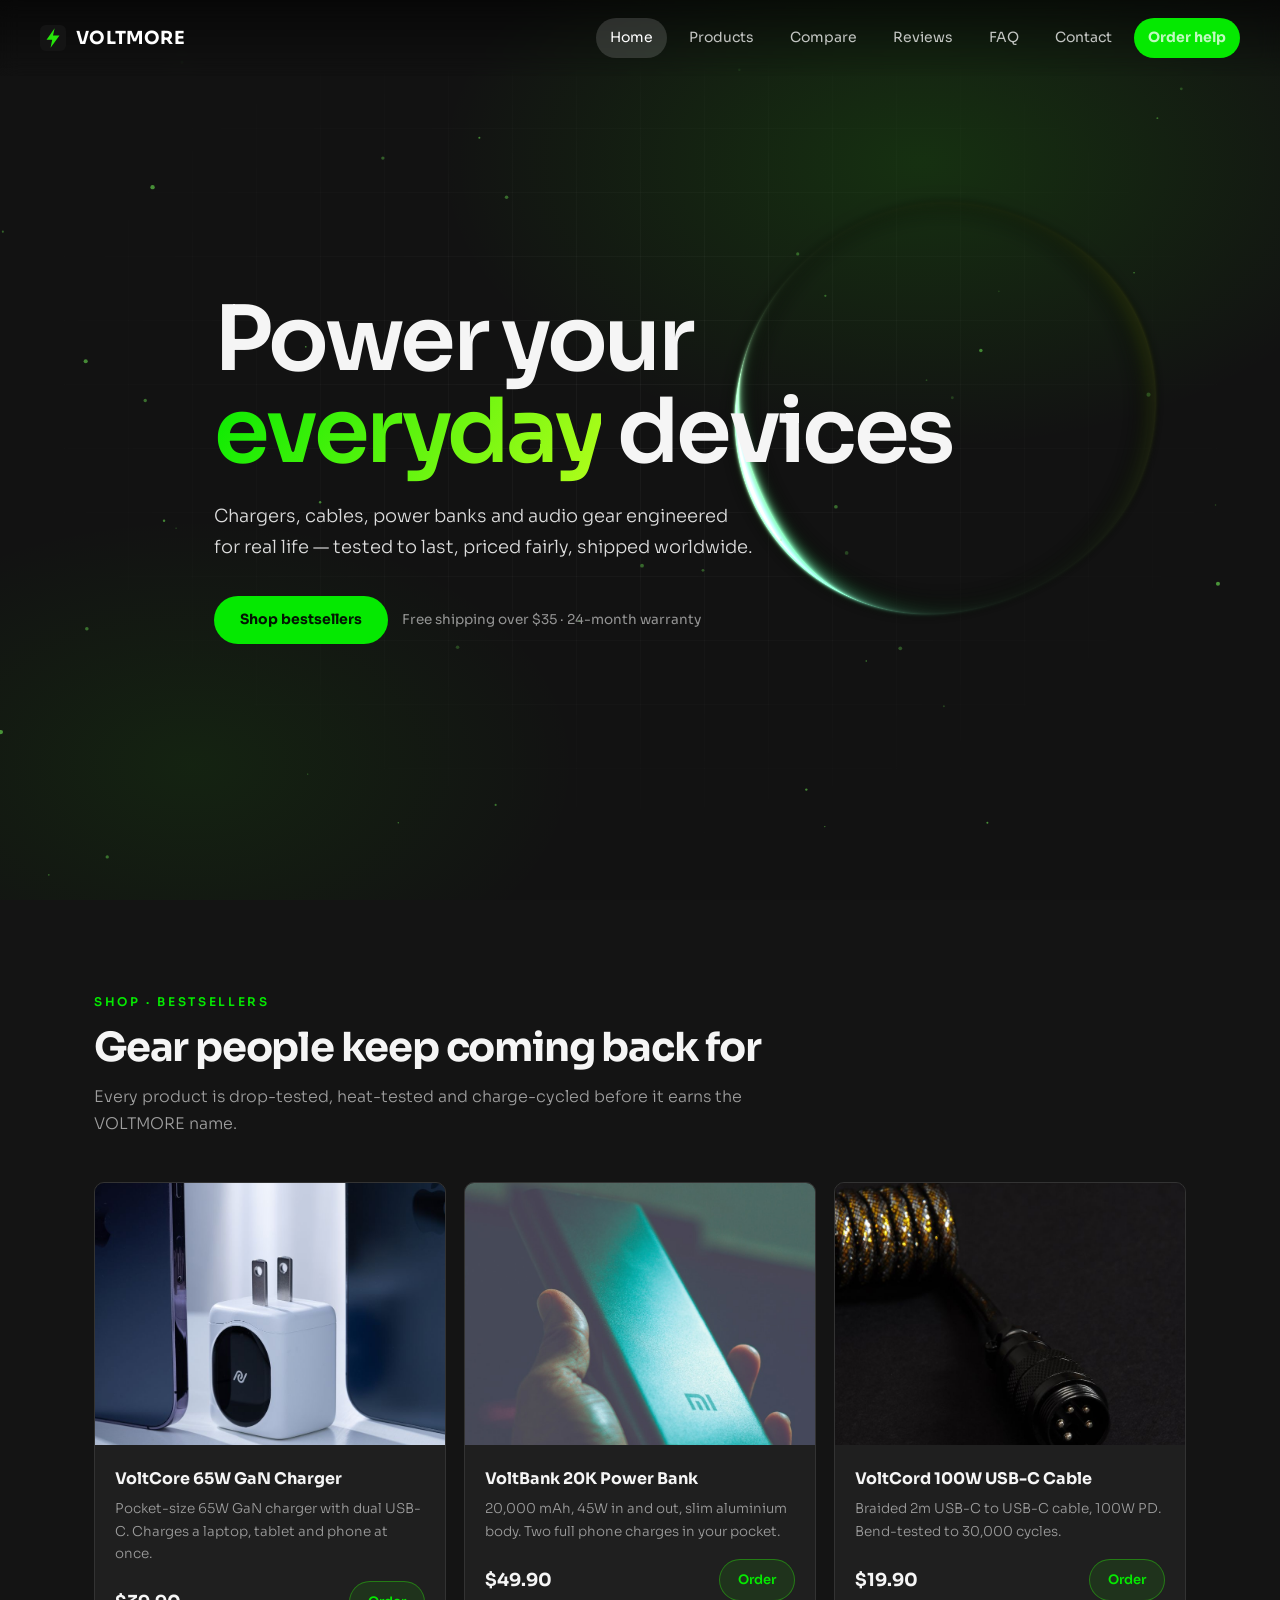
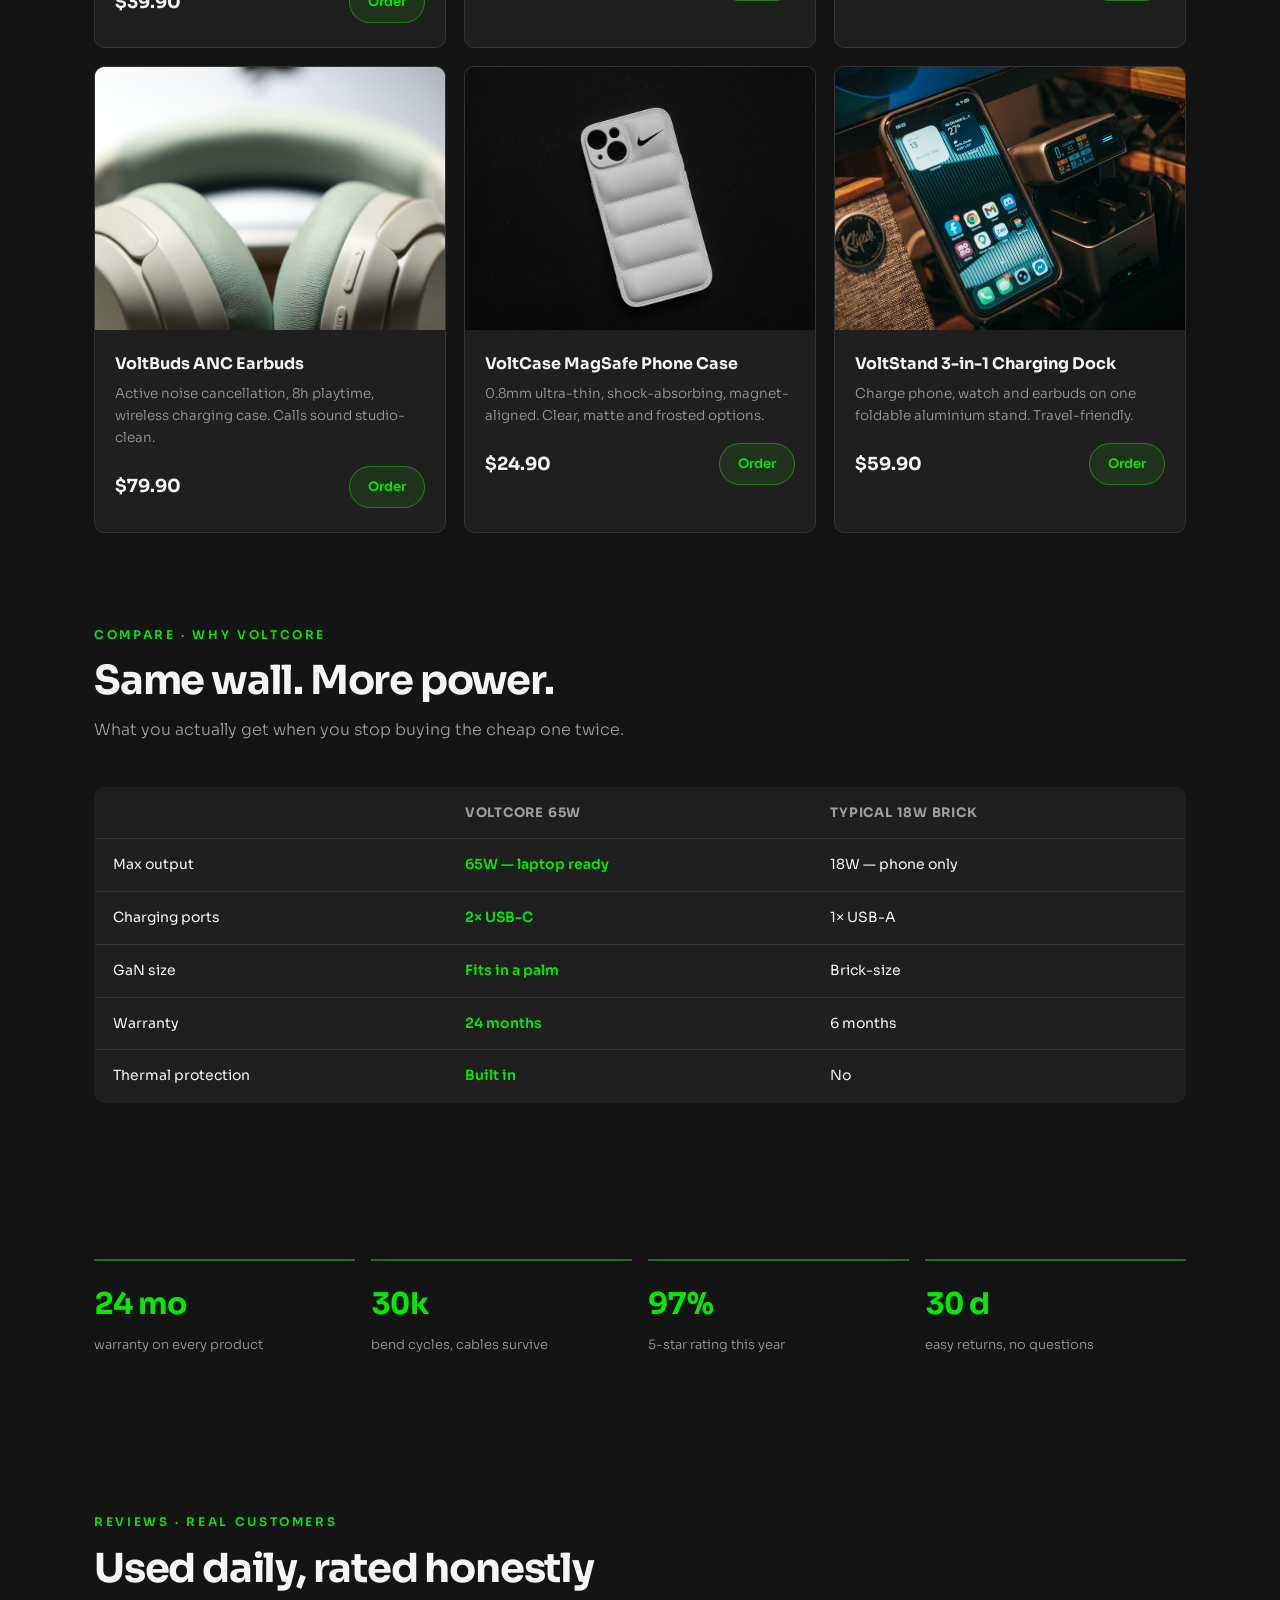
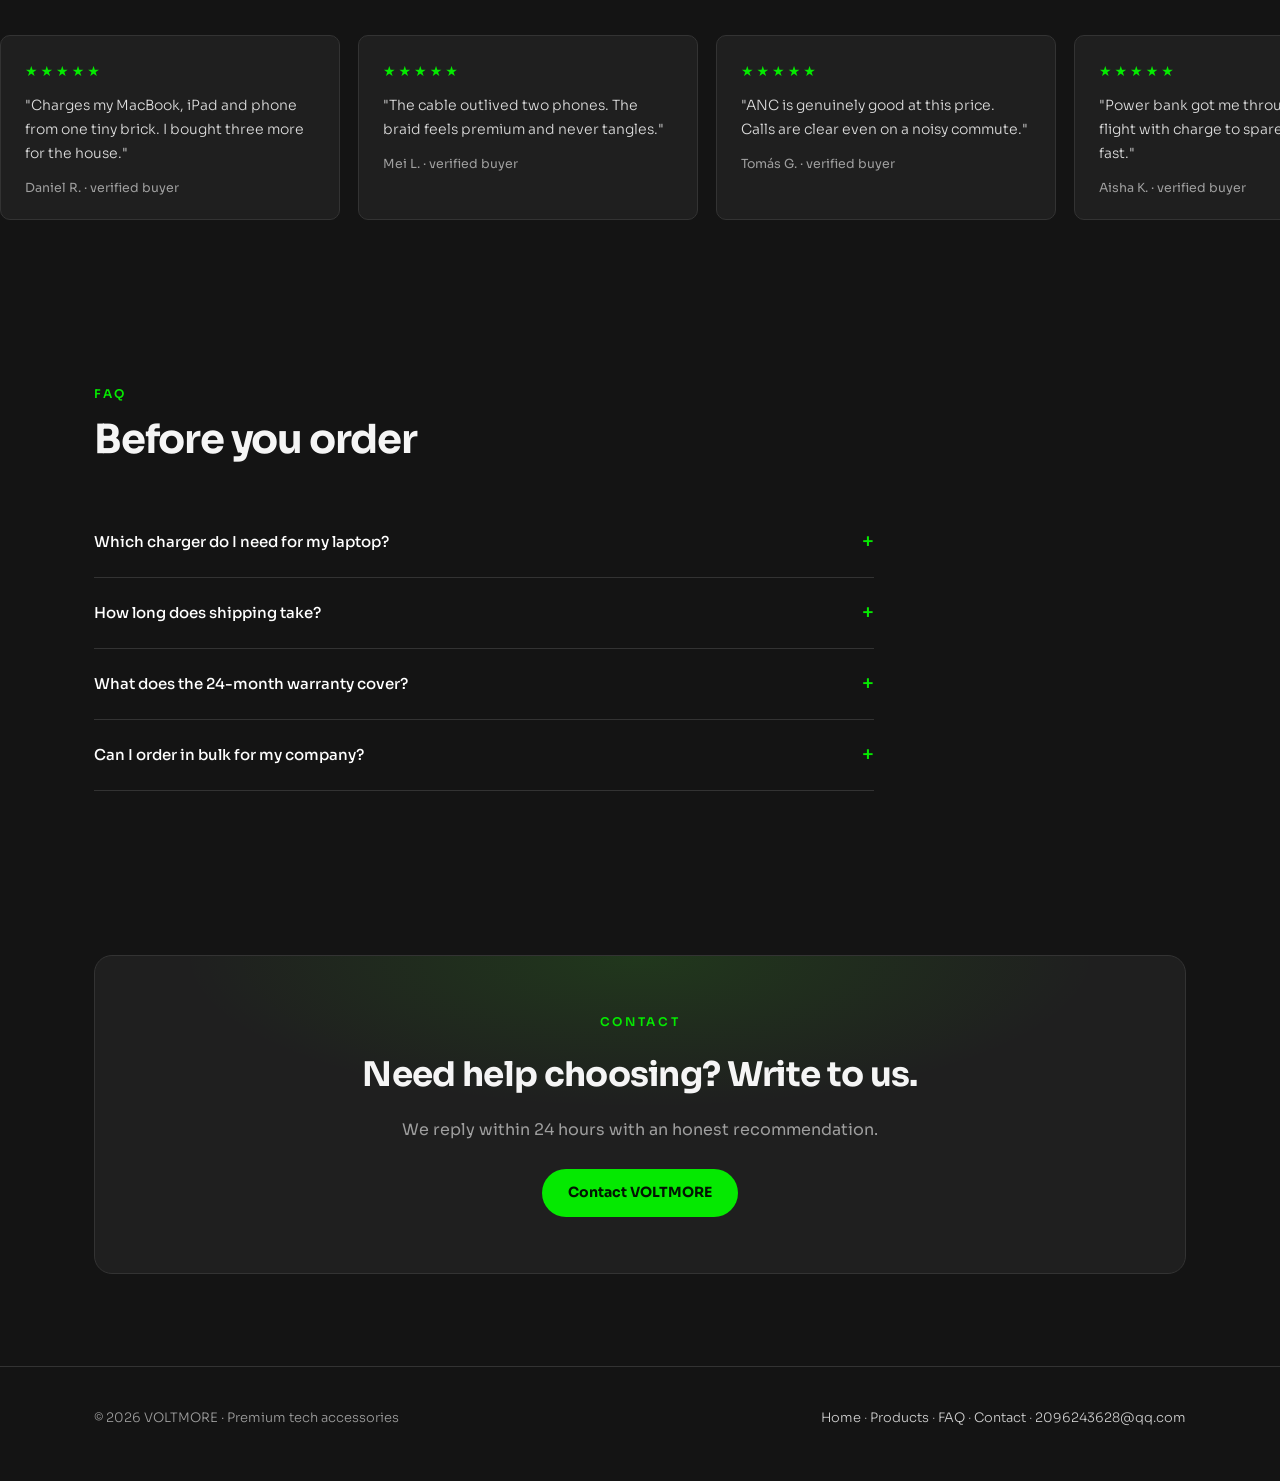
<file: index.html>
<!DOCTYPE html>
<html lang="en">
<head>
<meta charset="UTF-8">
<meta name="viewport" content="width=device-width, initial-scale=1.0">
<title>VOLTMORE — Premium Tech Accessories</title>
<meta name="description" content="VOLTMORE: premium chargers, cables, power banks and audio gear engineered for everyday life. 24-month warranty, fast worldwide shipping.">
<link rel="icon" href="data:image/svg+xml,<svg xmlns='http://www.w3.org/2000/svg' viewBox='0 0 64 64'><rect width='64' height='64' rx='14' fill='%23141414'/><path d='M36 8 16 36h14l-4 20 22-30H32z' fill='%2326e60a'/></svg>">
<link rel="preconnect" href="https://fonts.googleapis.com">
<link rel="preconnect" href="https://fonts.gstatic.com" crossorigin>
<link href="https://fonts.googleapis.com/css2?family=Sora:wght@300;400;500;600;700&display=swap" rel="stylesheet">
<link rel="stylesheet" href="style.css">
</head>
<body>

<nav>
  <a class="brand" href="index.html">
    <svg width="26" height="26" viewBox="0 0 64 64" fill="none"><rect width="64" height="64" rx="14" fill="#141414"/><path d="M36 8 16 36h14l-4 20 22-30H32z" fill="#26e60a"/></svg>
    VOLTMORE
  </a>
  <div class="nav-links">
    <a href="index.html" class="active">Home</a>
    <a href="index.html#products">Products</a>
    <a href="index.html#compare">Compare</a>
    <a href="index.html#reviews">Reviews</a>
    <a href="index.html#faq">FAQ</a>
    <a href="contact.html">Contact</a>
    <a class="cta nav-cta" href="contact.html">Order help</a>
  </div>
</nav>

<header class="hero">
  <div class="orb-webgl" data-hue="119" data-intensity="0.25" aria-hidden="true"></div>
  <canvas class="particles" aria-hidden="true"></canvas>
  <div class="wrap">
    <div class="kicker shiny">Premium tech accessories</div>
    <h1>Power your <span class="grad shiny">everyday</span> devices</h1>
    <p>Chargers, cables, power banks and audio gear engineered for real life — tested to last, priced fairly, shipped worldwide.</p>
    <div class="hero-actions">
      <a class="cta" href="index.html#products">Shop bestsellers</a>
      <span class="hero-note">Free shipping over $35 · 24-month warranty</span>
    </div>
  </div>
</header>

<section id="products">
  <div class="wrap">
    <div class="sec-head">
      <div class="kicker-2">Shop · bestsellers</div>
      <h2>Gear people keep coming back for</h2>
      <p>Every product is drop-tested, heat-tested and charge-cycled before it earns the VOLTMORE name.</p>
    </div>
    <div class="grid-3">
      <div class="product tilt">
        <div class="photo"><img src="img/charger.jpg" alt="VoltCore 65W GaN Charger"></div>
        <div class="body">
          <h3>VoltCore 65W GaN Charger</h3>
          <p>Pocket-size 65W GaN charger with dual USB-C. Charges a laptop, tablet and phone at once.</p>
          <div class="price"><b>$39.90</b><a class="btn-sm" href="contact.html">Order</a></div>
        </div>
      </div>
      <div class="product tilt">
        <div class="photo"><img src="img/powerbank.jpg" alt="VoltBank 20K Power Bank"></div>
        <div class="body">
          <h3>VoltBank 20K Power Bank</h3>
          <p>20,000 mAh, 45W in and out, slim aluminium body. Two full phone charges in your pocket.</p>
          <div class="price"><b>$49.90</b><a class="btn-sm" href="contact.html">Order</a></div>
        </div>
      </div>
      <div class="product tilt">
        <div class="photo"><img src="img/cable.jpg" alt="VoltCord 100W USB-C Cable"></div>
        <div class="body">
          <h3>VoltCord 100W USB-C Cable</h3>
          <p>Braided 2m USB-C to USB-C cable, 100W PD. Bend-tested to 30,000 cycles.</p>
          <div class="price"><b>$19.90</b><a class="btn-sm" href="contact.html">Order</a></div>
        </div>
      </div>
      <div class="product tilt">
        <div class="photo"><img src="img/earbuds.jpg" alt="VoltBuds ANC Earbuds"></div>
        <div class="body">
          <h3>VoltBuds ANC Earbuds</h3>
          <p>Active noise cancellation, 8h playtime, wireless charging case. Calls sound studio-clean.</p>
          <div class="price"><b>$79.90</b><a class="btn-sm" href="contact.html">Order</a></div>
        </div>
      </div>
      <div class="product tilt">
        <div class="photo"><img src="img/phonecase.jpg" alt="VoltCase MagSafe Phone Case"></div>
        <div class="body">
          <h3>VoltCase MagSafe Phone Case</h3>
          <p>0.8mm ultra-thin, shock-absorbing, magnet-aligned. Clear, matte and frosted options.</p>
          <div class="price"><b>$24.90</b><a class="btn-sm" href="contact.html">Order</a></div>
        </div>
      </div>
      <div class="product tilt">
        <div class="photo"><img src="img/dock.jpg" alt="VoltStand 3-in-1 Charging Dock"></div>
        <div class="body">
          <h3>VoltStand 3-in-1 Charging Dock</h3>
          <p>Charge phone, watch and earbuds on one foldable aluminium stand. Travel-friendly.</p>
          <div class="price"><b>$59.90</b><a class="btn-sm" href="contact.html">Order</a></div>
        </div>
      </div>
    </div>
  </div>
</section>

<section id="compare" style="padding-top:0">
  <div class="wrap">
    <div class="sec-head">
      <div class="kicker-2">Compare · why VoltCore</div>
      <h2>Same wall. More power.</h2>
      <p>What you actually get when you stop buying the cheap one twice.</p>
    </div>
    <table class="cmp">
      <tr><th></th><th>VoltCore 65W</th><th>Typical 18W brick</th></tr>
      <tr><td>Max output</td><td class="hot">65W — laptop ready</td><td>18W — phone only</td></tr>
      <tr><td>Charging ports</td><td class="hot">2× USB-C</td><td>1× USB-A</td></tr>
      <tr><td>GaN size</td><td class="hot">Fits in a palm</td><td>Brick-size</td></tr>
      <tr><td>Warranty</td><td class="hot">24 months</td><td>6 months</td></tr>
      <tr><td>Thermal protection</td><td class="hot">Built in</td><td>No</td></tr>
    </table>
  </div>
</section>

<section style="padding-top:64px">
  <div class="wrap">
    <div class="stats">
      <div class="stat reveal"><div class="v"><span class="count" data-count="24">0</span> mo</div><p>warranty on every product</p></div>
      <div class="stat reveal"><div class="v"><span class="count" data-count="30">0</span>k</div><p>bend cycles, cables survive</p></div>
      <div class="stat reveal"><div class="v"><span class="count" data-count="98">0</span>%</div><p>5-star rating this year</p></div>
      <div class="stat reveal"><div class="v"><span class="count" data-count="30">0</span> d</div><p>easy returns, no questions</p></div>
    </div>
  </div>
</section>

<section id="reviews" style="padding-top:64px">
  <div class="wrap">
    <div class="sec-head">
      <div class="kicker-2">Reviews · real customers</div>
      <h2>Used daily, rated honestly</h2>
    </div>
  </div>
  <div class="marquee">
    <div class="marquee-track">
      <div class="rev"><div class="stars">★★★★★</div><p>"Charges my MacBook, iPad and phone from one tiny brick. I bought three more for the house."</p><div class="who">Daniel R. · verified buyer</div></div>
      <div class="rev"><div class="stars">★★★★★</div><p>"The cable outlived two phones. The braid feels premium and never tangles."</p><div class="who">Mei L. · verified buyer</div></div>
      <div class="rev"><div class="stars">★★★★★</div><p>"ANC is genuinely good at this price. Calls are clear even on a noisy commute."</p><div class="who">Tomás G. · verified buyer</div></div>
      <div class="rev"><div class="stars">★★★★★</div><p>"Power bank got me through a 14-hour flight with charge to spare. Slim, solid, fast."</p><div class="who">Aisha K. · verified buyer</div></div>
      <div class="rev"><div class="stars">★★★★★</div><p>"Stand holds everything on my nightstand without clutter. Magnet alignment is perfect."</p><div class="who">Jonas P. · verified buyer</div></div>
      <div class="rev"><div class="stars">★★★★★</div><p>"Case is thin but the corners actually protect. Matte finish doesn't fingerprint."</p><div class="who">Sofia M. · verified buyer</div></div>
      <div class="rev"><div class="stars">★★★★★</div><p>"Charges my MacBook, iPad and phone from one tiny brick. I bought three more for the house."</p><div class="who">Daniel R. · verified buyer</div></div>
      <div class="rev"><div class="stars">★★★★★</div><p>"The cable outlived two phones. The braid feels premium and never tangles."</p><div class="who">Mei L. · verified buyer</div></div>
      <div class="rev"><div class="stars">★★★★★</div><p>"ANC is genuinely good at this price. Calls are clear even on a noisy commute."</p><div class="who">Tomás G. · verified buyer</div></div>
      <div class="rev"><div class="stars">★★★★★</div><p>"Power bank got me through a 14-hour flight with charge to spare. Slim, solid, fast."</p><div class="who">Aisha K. · verified buyer</div></div>
      <div class="rev"><div class="stars">★★★★★</div><p>"Stand holds everything on my nightstand without clutter. Magnet alignment is perfect."</p><div class="who">Jonas P. · verified buyer</div></div>
      <div class="rev"><div class="stars">★★★★★</div><p>"Case is thin but the corners actually protect. Matte finish doesn't fingerprint."</p><div class="who">Sofia M. · verified buyer</div></div>
    </div>
  </div>
</section>

<section id="faq" style="padding-top:72px">
  <div class="wrap">
    <div class="sec-head">
      <div class="kicker-2">FAQ</div>
      <h2>Before you order</h2>
    </div>
    <div class="faq">
      <details>
        <summary>Which charger do I need for my laptop?</summary>
        <p>If your laptop charges over USB-C, the 65W VoltCore covers most ultrabooks and even many 14-inch workstations. Tell us your model on the contact page and we will confirm compatibility before you order.</p>
      </details>
      <details>
        <summary>How long does shipping take?</summary>
        <p>Orders ship within 24 hours. Tracked shipping takes 5-9 business days to most countries, with free shipping over $35.</p>
      </details>
      <details>
        <summary>What does the 24-month warranty cover?</summary>
        <p>Any defect in materials or workmanship, no fine print. If a product fails, we replace it or refund you.</p>
      </details>
      <details>
        <summary>Can I order in bulk for my company?</summary>
        <p>Yes. Email us with quantities and we will quote volume pricing and logo options for your kit.</p>
      </details>
    </div>
  </div>
</section>

<section style="padding-top:72px">
  <div class="wrap">
    <div class="contact-block">
      <div class="kicker-2">Contact</div>
      <h2>Need help choosing? Write to us.</h2>
      <p>We reply within 24 hours with an honest recommendation.</p>
      <a class="cta" href="contact.html">Contact VOLTMORE</a>
    </div>
  </div>
</section>

<footer>
  <div class="wrap">
    <div>© 2026 VOLTMORE · Premium tech accessories</div>
    <div><a href="index.html">Home</a> · <a href="index.html#products">Products</a> · <a href="index.html#faq">FAQ</a> · <a href="contact.html">Contact</a> · <a href="mailto:2096243628@qq.com">2096243628@qq.com</a></div>
  </div>
</footer>

<script src="orb.js"></script>
<script>
(function () {
  'use strict';
  var reduced = window.matchMedia('(prefers-reduced-motion: reduce)').matches;

  if (!reduced && window.matchMedia('(hover: hover) and (pointer: fine)').matches) {
    document.querySelectorAll('.tilt').forEach(function (card) {
      var raf = null;
      card.addEventListener('mousemove', function (ev) {
        if (raf) return;
        raf = requestAnimationFrame(function () {
          raf = null;
          var r = card.getBoundingClientRect();
          var px = (ev.clientX - r.left) / r.width - 0.5;
          var py = (ev.clientY - r.top) / r.height - 0.5;
          card.style.transform = 'perspective(900px) rotateX(' + (-py * 6).toFixed(2) + 'deg) rotateY(' + (px * 8).toFixed(2) + 'deg) translateY(-4px)';
        });
      }, { passive: true });
      card.addEventListener('mouseleave', function () { card.style.transform = ''; });
    });
  }

  var io = new IntersectionObserver(function (entries) {
    entries.forEach(function (e) {
      if (e.isIntersecting) {
        e.target.classList.add('in');
        if (e.target.classList.contains('count')) {
          io.unobserve(e.target);
          var el = e.target, target = Number(el.dataset.count), t0 = null;
          function step(ts) {
            if (!t0) t0 = ts;
            var p = Math.min((ts - t0) / 1400, 1);
            var eased = 1 - Math.pow(2, -10 * p);
            el.textContent = Math.round(target * eased);
            if (p < 1) requestAnimationFrame(step);
          }
          requestAnimationFrame(step);
        } else {
          io.unobserve(e.target);
        }
      }
    });
  }, { threshold: 0.12 });
  document.querySelectorAll('.reveal, .count').forEach(function (el) { io.observe(el); });

  var canvas = document.querySelector('.particles');
  if (canvas && !reduced) {
    var ctx = canvas.getContext('2d');
    var W, H, ps = [];
    function resize() {
      W = canvas.width = window.innerWidth;
      H = canvas.height = window.innerHeight;
    }
    resize();
    window.addEventListener('resize', resize);
    for (var i = 0; i < 46; i++) {
      ps.push({ x: Math.random() * W, y: Math.random() * H, r: 0.6 + Math.random() * 1.6, s: 0.05 + Math.random() * 0.16, o: 0.15 + Math.random() * 0.4 });
    }
    (function tick() {
      ctx.clearRect(0, 0, W, H);
      ps.forEach(function (p) {
        p.y -= p.s;
        if (p.y < -4) { p.y = H + 4; p.x = Math.random() * W; }
        ctx.beginPath();
        ctx.arc(p.x, p.y, p.r, 0, Math.PI * 2);
        ctx.fillStyle = 'rgba(120,255,90,' + p.o + ')';
        ctx.fill();
      });
      requestAnimationFrame(tick);
    })();
  }
})();
</script>
<script>
  var io = new IntersectionObserver(function (entries) {
    entries.forEach(function (e) { if (e.isIntersecting) { e.target.classList.add('in'); io.unobserve(e.target); } });
  }, { threshold: 0.08 });
  document.querySelectorAll('.reveal').forEach(function (el) { io.observe(el); });
</script>
</body>
</html>
</file>
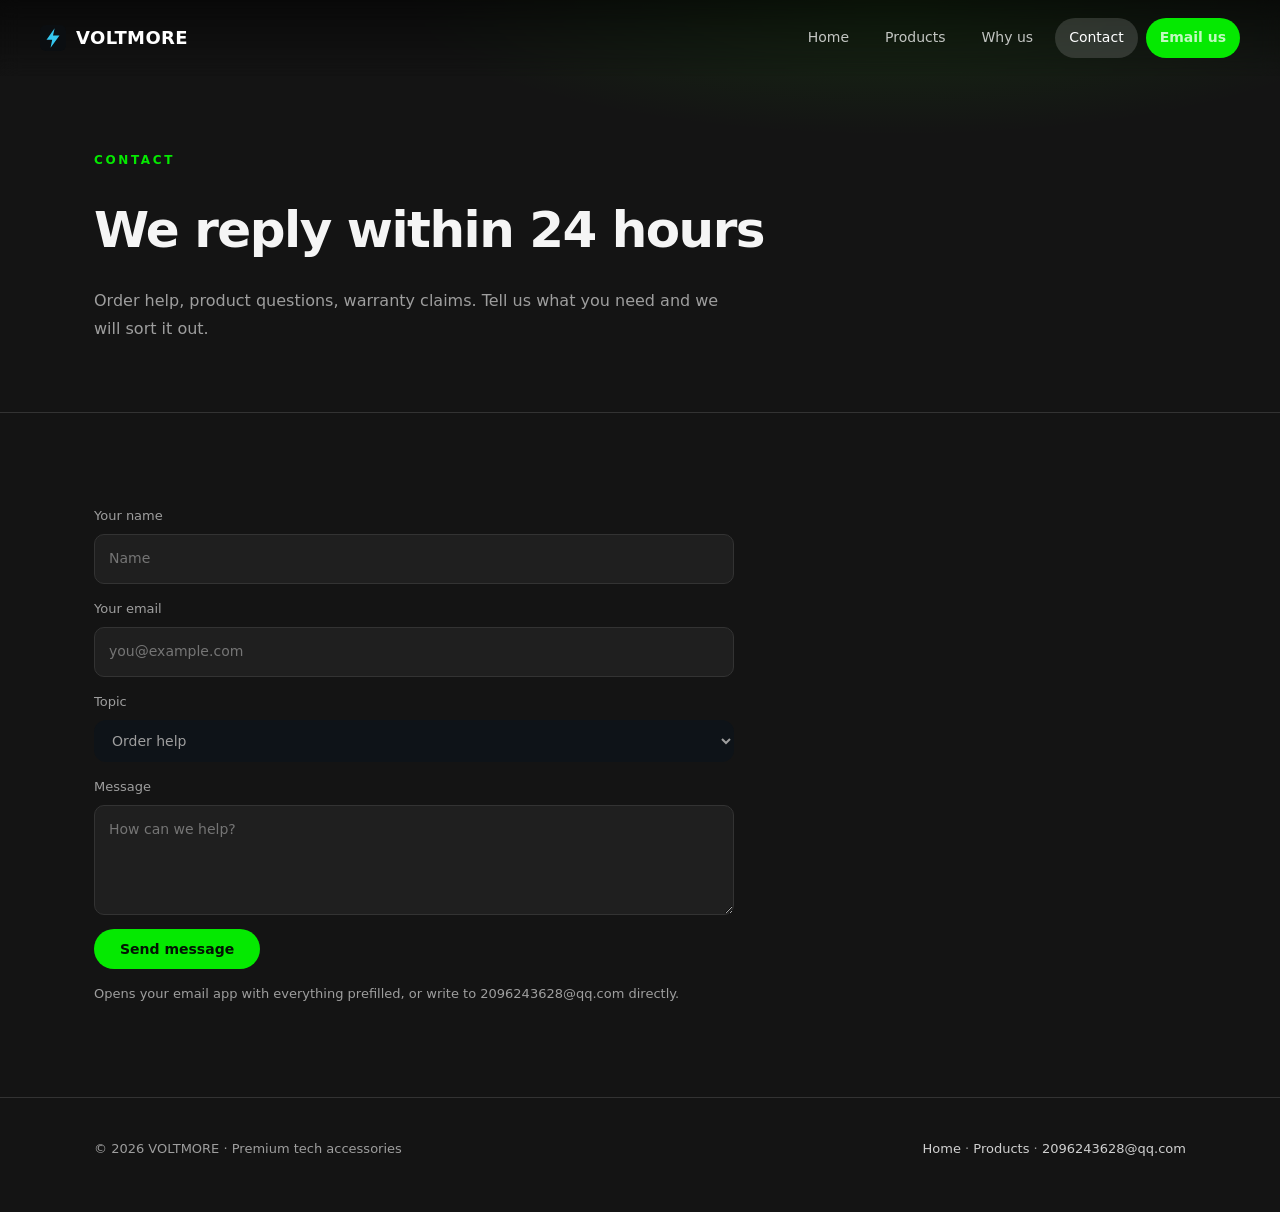
<file: contact.html>
<!DOCTYPE html>
<html lang="en">
<head>
<meta charset="UTF-8">
<meta name="viewport" content="width=device-width, initial-scale=1.0">
<title>Contact — VOLTMORE</title>
<meta name="description" content="Contact VOLTMORE: order help, product questions and warranty support.">
<link rel="icon" href="data:image/svg+xml,<svg xmlns='http://www.w3.org/2000/svg' viewBox='0 0 64 64'><rect width='64' height='64' rx='14' fill='%230b0e11'/><path d='M36 8 16 36h14l-4 20 22-30H32z' fill='%2335c7f0'/></svg>">
<link rel="preconnect" href="https://fonts.googleapis.com">
<link rel="preconnect" href="https://fonts.gstatic.com" crossorigin>
<link href="https://fonts.googleapis.com/css2?family=Inter:wght@300;400;500;600;700;800&display=swap" rel="stylesheet">
<link rel="stylesheet" href="style.css">
</head>
<body>

<nav>
  <a class="brand" href="index.html">
    <svg width="26" height="26" viewBox="0 0 64 64" fill="none"><rect width="64" height="64" rx="14" fill="#0b0e11"/><path d="M36 8 16 36h14l-4 20 22-30H32z" fill="#35c7f0"/></svg>
    VOLTMORE
  </a>
  <div class="nav-links">
    <a href="index.html">Home</a>
    <a href="index.html#products">Products</a>
    <a href="index.html#why">Why us</a>
    <a href="contact.html" class="active">Contact</a>
    <a class="cta nav-cta" href="mailto:2096243628@qq.com">Email us</a>
  </div>
</nav>

<header class="page-hero">
  <div class="wrap">
    <div class="kicker">Contact</div>
    <h1>We reply within 24 hours</h1>
    <p>Order help, product questions, warranty claims. Tell us what you need and we will sort it out.</p>
  </div>
</header>

<section>
  <div class="wrap">
    <form class="form" onsubmit="return sendMail(event)">
      <label>Your name <input type="text" id="n" required placeholder="Name"></label>
      <label>Your email <input type="email" id="e" required placeholder="you@example.com"></label>
      <label>Topic
        <select id="t" style="background:#0e1318;border:1px solid var(--line);border-radius:12px;color:var(--text);font:inherit;font-size:14px;padding:12px 14px">
          <option>Order help</option>
          <option>Product question</option>
          <option>Warranty</option>
          <option>Wholesale / bulk</option>
          <option>Something else</option>
        </select>
      </label>
      <label>Message <textarea id="m" required placeholder="How can we help?"></textarea></label>
      <button class="cta" type="submit">Send message</button>
      <p style="color:var(--muted);font-size:13px;font-weight:300">Opens your email app with everything prefilled, or write to 2096243628@qq.com directly.</p>
    </form>
  </div>
</section>

<footer>
  <div class="wrap">
    <div>© 2026 VOLTMORE · Premium tech accessories</div>
    <div><a href="index.html">Home</a> · <a href="index.html#products">Products</a> · <a href="mailto:2096243628@qq.com">2096243628@qq.com</a></div>
  </div>
</footer>

<script>
function sendMail(ev) {
  ev.preventDefault();
  var n = document.getElementById('n').value;
  var e = document.getElementById('e').value;
  var t = document.getElementById('t').value;
  var m = document.getElementById('m').value;
  var body = encodeURIComponent('Name: ' + n + '\nEmail: ' + e + '\nTopic: ' + t + '\n\n' + m);
  window.location.href = 'mailto:2096243628@qq.com?subject=' + encodeURIComponent('VOLTMORE inquiry - ' + t) + '&body=' + body;
  return false;
}
</script>
</body>
</html>
</file>
<file: style.css>
:root {
  --bg: hsl(0 0% 8%);
  --panel: hsl(0 0% 12%);
  --panel-2: hsl(0 0% 16%);
  --fg: hsl(0 0% 96%);
  --muted: hsl(0 0% 62%);
  --green: hsl(119 99% 46%);
  --green-deep: hsl(119 70% 34%);
  --border: hsl(0 0% 20%);
  --radius: 10px;
  --font: "Sora", "PingFang SC", "Microsoft YaHei", system-ui, sans-serif;
}
* { margin: 0; padding: 0; box-sizing: border-box; }
html { scroll-behavior: smooth; }
body { font-family: var(--font); background: var(--bg); color: var(--fg); line-height: 1.7; -webkit-font-smoothing: antialiased; }
.wrap { max-width: 1140px; margin: 0 auto; padding: 0 24px; }
a { color: var(--green); }

/* ── Navbar (floating, transparent) ── */
nav {
  position: fixed; top: 0; left: 0; right: 0; z-index: 50;
  display: flex; align-items: center; justify-content: space-between;
  padding: 18px 40px;
  background: linear-gradient(180deg, rgba(0,0,0,.55), transparent);
  backdrop-filter: blur(10px);
}
.brand { display: flex; align-items: center; gap: 10px; text-decoration: none; color: #fff; font-weight: 700; letter-spacing: .02em; font-size: 18px; }
.nav-links { display: flex; gap: 8px; align-items: center; }
.nav-links a { color: rgba(255,255,255,.75); text-decoration: none; font-size: 14px; padding: 8px 14px; border-radius: 999px; transition: background .16s, color .16s; }
.nav-links a:hover { background: rgba(255,255,255,.1); color: #fff; }
.nav-links a.active { background: rgba(255,255,255,.14); color: #fff; }
.cta {
  display: inline-block; background: var(--green); color: #031403; font-weight: 700;
  padding: 12px 26px; border-radius: 999px; text-decoration: none; font-size: 14px;
  transition: transform .14s, box-shadow .18s;
}
.cta:hover { transform: translateY(-1px); box-shadow: 0 12px 30px -8px rgba(46,234,10,.5); }
.cta:active { transform: scale(.96); }
.nav-cta { background: var(--green); color: #031403; font-weight: 700; }

/* ── Hero ── */
.hero {
  position: relative; min-height: 100vh; min-height: 100dvh;
  display: flex; flex-direction: column; justify-content: center;
  background:
    radial-gradient(ellipse 65% 55% at 72% 18%, rgba(46,234,10,.14), transparent 58%),
    radial-gradient(ellipse 55% 50% at 15% 85%, rgba(46,234,10,.08), transparent 55%),
    hsl(0 0% 7%);
  overflow: hidden;
}
.hero::before {
  content: ""; position: absolute; inset: 0;
  background:
    linear-gradient(rgba(255,255,255,.035) 1px, transparent 1px),
    linear-gradient(90deg, rgba(255,255,255,.035) 1px, transparent 1px);
  background-size: 64px 64px;
  mask-image: radial-gradient(ellipse 70% 70% at 50% 45%, #000 10%, transparent 75%);
  -webkit-mask-image: radial-gradient(ellipse 70% 70% at 50% 45%, #000 10%, transparent 75%);
}
.orb {
  position: absolute; width: 420px; height: 420px; border-radius: 50%;
  right: 8%; top: 20%;
  background:
    radial-gradient(circle at 38% 34%, rgba(110,255,80,.85), rgba(46,234,10,.28) 42%, transparent 70%);
  filter: blur(6px);
  animation: orbFloat 7s ease-in-out infinite;
  box-shadow: 0 0 120px rgba(46,234,10,.35);
}
.orb::after {
  content: ""; position: absolute; inset: 12%; border-radius: 50%;
  border: 1px solid rgba(150,255,120,.5);
  animation: orbRing 5s linear infinite;
}
@keyframes orbFloat { 0%,100% { transform: translateY(0); } 50% { transform: translateY(-26px); } }
@keyframes orbRing { 0% { transform: scale(.7); opacity: .9; } 100% { transform: scale(1.6); opacity: 0; } }

.hero .wrap { position: relative; z-index: 2; max-width: 900px; }
.kicker { font-size: 12px; font-weight: 600; letter-spacing: .22em; text-transform: uppercase; color: var(--green); margin-bottom: 18px; opacity: 0; animation: fadeUp .7s cubic-bezier(.16,1,.3,1) .15s forwards; }
.hero h1 { font-size: clamp(42px, 7vw, 92px); letter-spacing: -.04em; line-height: 1.02; font-weight: 600; margin-bottom: 24px; opacity: 0; animation: fadeUp .7s cubic-bezier(.16,1,.3,1) .3s forwards; }
.hero h1 .grad { background: linear-gradient(120deg, hsl(119 99% 46%), hsl(80 99% 55%)); -webkit-background-clip: text; background-clip: text; color: transparent; }
.hero p { color: rgba(255,255,255,.86); font-size: 18px; font-weight: 300; max-width: 30em; margin-bottom: 34px; opacity: 0; animation: fadeUp .7s cubic-bezier(.16,1,.3,1) .45s forwards; }
.hero-actions { display: flex; gap: 14px; align-items: center; flex-wrap: wrap; opacity: 0; animation: fadeUp .7s cubic-bezier(.16,1,.3,1) .6s forwards; }
.hero-note { font-size: 13.5px; color: rgba(255,255,255,.55); }
@keyframes fadeUp { 0% { opacity: 0; transform: translateY(20px); filter: blur(4px); } 100% { opacity: 1; transform: translateY(0); filter: blur(0); } }
@keyframes fadeIn { 0% { opacity: 0; } 100% { opacity: 1; } }
@media (prefers-reduced-motion: reduce) {
  .hero h1, .hero p, .kicker, .hero-actions { opacity: 1; animation: none; }
  .orb, .orb::after { animation: none; }
}

/* ══ WebGL Orb（ReactBits shader 移植）══ */
.orb-webgl {
  position: absolute; width: 520px; height: 520px;
  right: 6%; top: 16%; z-index: 1;
}
.orb-webgl canvas { border-radius: 50%; }
.particles {
  position: absolute; inset: 0; width: 100%; height: 100%;
  pointer-events: none; z-index: 1;
}
.hero .wrap { z-index: 3; }

/* ══ 流光文字（ReactBits ShinyText）══ */
.shiny {
  background: linear-gradient(110deg, rgba(255,255,255,.7) 30%, #8dff68 46%, #fff 52%, rgba(255,255,255,.7) 70%);
  background-size: 220% 100%;
  -webkit-background-clip: text; background-clip: text;
  -webkit-text-fill-color: transparent; color: transparent;
  animation: voltShine 5s linear infinite;
}
.kicker.shiny { color: transparent; }
@keyframes voltShine { 0% { background-position: 120% 0; } 100% { background-position: -100% 0; } }

/* ══ 产品卡 3D 倾斜 + 反光 ══ */
.product { transform-style: preserve-3d; transition: transform .2s cubic-bezier(.16,1,.3,1), border-color .2s, box-shadow .2s; }
.product .photo { position: relative; overflow: hidden; }
.product .photo::after {
  content: ""; position: absolute; inset: 0; pointer-events: none;
  background: linear-gradient(115deg, transparent 35%, rgba(255,255,255,.18) 50%, transparent 65%);
  transform: translateX(-120%);
  transition: transform .8s cubic-bezier(.16,1,.3,1);
}
.product:hover .photo::after { transform: translateX(120%); }
.product .photo img { transition: transform .7s cubic-bezier(.16,1,.3,1); }
.product:hover .photo img { transform: scale(1.06); }

/* ══ 滚动显现 ══ */
.reveal { opacity: 0; transform: translateY(22px); transition: opacity .7s cubic-bezier(.16,1,.3,1), transform .7s cubic-bezier(.16,1,.3,1); }
.reveal.in { opacity: 1; transform: none; }
.stat .v { font-variant-numeric: tabular-nums; }

@media (max-width: 960px) {
  .orb-webgl { width: 300px; height: 300px; right: 4%; top: 12%; opacity: .75; }
}
@media (prefers-reduced-motion: reduce) {
  .shiny { animation: none; }
  .reveal { opacity: 1; transform: none; transition: none; }
}

section { padding: 92px 0; }
.sec-head { max-width: 680px; margin-bottom: 44px; }
.sec-head h2 { font-size: clamp(26px, 3.4vw, 40px); letter-spacing: -.03em; line-height: 1.12; margin-bottom: 12px; }
.sec-head p { color: var(--muted); font-weight: 300; }
.kicker-2 { font-size: 12px; font-weight: 600; letter-spacing: .22em; text-transform: uppercase; color: var(--green); margin-bottom: 14px; }

.grid-3 { display: grid; grid-template-columns: repeat(3, 1fr); gap: 18px; }
.product {
  background: var(--panel); border: 1px solid var(--border); border-radius: var(--radius);
  overflow: hidden; transition: transform .2s, border-color .2s;
}
.product:hover { transform: translateY(-5px); border-color: rgba(46,234,10,.5); }
.product .photo { aspect-ratio: 4 / 3; position: relative; overflow: hidden; background: var(--panel-2); }
.product .photo img { position: absolute; inset: 0; width: 100%; height: 100%; object-fit: cover; transition: transform .35s; }
.product:hover .photo img { transform: scale(1.05); }
.product .body { padding: 20px 20px 24px; }
.product .body h3 { font-size: 16px; margin-bottom: 6px; }
.product .body p { font-size: 13.5px; color: var(--muted); font-weight: 300; line-height: 1.65; }
.product .price { display: flex; align-items: center; justify-content: space-between; margin-top: 16px; }
.product .price b { font-size: 18px; }
.product .price .btn-sm {
  background: rgba(46,234,10,.1); border: 1px solid rgba(46,234,10,.4); color: var(--green);
  font-size: 13px; font-weight: 600; padding: 9px 18px; border-radius: 999px; text-decoration: none;
}
.product .price .btn-sm:hover { background: var(--green); color: #031403; }

.cmp { width: 100%; border-collapse: collapse; background: var(--panel); border: 1px solid var(--border); border-radius: var(--radius); overflow: hidden; font-size: 14px; }
.cmp th { text-align: left; padding: 14px 18px; font-size: 13px; letter-spacing: .06em; text-transform: uppercase; color: var(--muted); border-bottom: 1px solid var(--border); }
.cmp td { padding: 14px 18px; border-bottom: 1px solid var(--border); }
.cmp tr:last-child td { border-bottom: 0; }
.cmp .hot { color: var(--green); font-weight: 600; }
.cmp td b { font-weight: 600; }

.stats { display: grid; grid-template-columns: repeat(4, 1fr); gap: 16px; }
.stat { border-top: 2px solid rgba(46,234,10,.45); padding-top: 18px; }
.stat .v { font-size: 30px; font-weight: 700; color: var(--green); letter-spacing: -.02em; }
.stat p { font-size: 13px; color: var(--muted); margin-top: 4px; font-weight: 300; }

.marquee { overflow: hidden; position: relative; }
.marquee-track { display: flex; gap: 18px; width: max-content; animation: scrollX 32s linear infinite; }
.marquee:hover .marquee-track { animation-play-state: paused; }
.rev {
  width: 340px; background: var(--panel); border: 1px solid var(--border); border-radius: var(--radius);
  padding: 24px 24px 20px; flex: 0 0 auto;
}
.rev .stars { color: var(--green); letter-spacing: 3px; font-size: 14px; margin-bottom: 10px; }
.rev p { font-size: 14px; color: rgba(255,255,255,.85); font-weight: 300; line-height: 1.7; }
.rev .who { font-size: 12.5px; color: var(--muted); margin-top: 12px; }
@keyframes scrollX { 0% { transform: translateX(0); } 100% { transform: translateX(-50%); } }

.faq { max-width: 780px; }
.faq details { border-bottom: 1px solid var(--border); padding: 18px 0; }
.faq summary { cursor: pointer; font-weight: 500; font-size: 15px; list-style: none; display: flex; justify-content: space-between; align-items: center; color: #fff; }
.faq summary::after { content: "+"; font-size: 20px; color: var(--green); transition: transform .2s; }
.faq details[open] summary::after { transform: rotate(45deg); }
.faq p { font-size: 14px; color: var(--muted); margin-top: 10px; font-weight: 300; }

.contact-block {
  background: var(--panel); border: 1px solid var(--border); border-radius: 18px;
  padding: 56px 44px; text-align: center; position: relative; overflow: hidden;
}
.contact-block::before { content: ""; position: absolute; inset: 0; background: radial-gradient(ellipse 70% 80% at 50% 0%, rgba(46,234,10,.12), transparent 60%); }
.contact-block > * { position: relative; }
.contact-block h2 { margin-bottom: 12px; font-size: clamp(24px, 3vw, 34px); letter-spacing: -.02em; }
.contact-block p { color: var(--muted); margin-bottom: 26px; }

footer { padding: 40px 0 52px; border-top: 1px solid var(--border); color: var(--muted); font-size: 13px; font-weight: 300; }
footer .wrap { display: flex; justify-content: space-between; flex-wrap: wrap; gap: 12px; }
footer a { color: rgba(255,255,255,.8); text-decoration: none; }

.page-hero { padding: 150px 0 70px; border-bottom: 1px solid var(--border); background: radial-gradient(ellipse 70% 60% at 70% 0%, rgba(46,234,10,.1), transparent 55%), hsl(0 0% 8%); }
.page-hero h1 { font-size: clamp(30px, 4.6vw, 50px); letter-spacing: -.03em; margin-bottom: 14px; }
.page-hero p { color: var(--muted); font-weight: 300; max-width: 40em; }

.form { display: grid; gap: 14px; max-width: 640px; }
.form label { font-size: 13px; color: var(--muted); display: grid; gap: 7px; }
.form input, .form textarea, .form select {
  background: var(--panel); border: 1px solid var(--border); border-radius: 10px; color: var(--fg);
  font: inherit; font-size: 14px; padding: 12px 14px; outline: none;
}
.form input:focus, .form textarea:focus, .form select:focus { border-color: rgba(46,234,10,.6); }
.form textarea { min-height: 110px; resize: vertical; }
.form .cta { border: 0; cursor: pointer; justify-self: start; font-family: inherit; }

.reveal { opacity: 0; transform: translateY(22px); transition: opacity .6s ease, transform .6s ease; }
.reveal.in { opacity: 1; transform: none; }
@media (prefers-reduced-motion: reduce) { .reveal { opacity: 1; transform: none; transition: none; } }

@media (max-width: 960px) {
  .grid-3, .stats { grid-template-columns: 1fr 1fr; }
  .nav-links a:not(.cta) { display: none; }
  .hero { padding-top: 120px; padding-bottom: 60px; }
  .orb { width: 280px; height: 280px; }
}
@media (max-width: 560px) {
  .grid-3, .stats { grid-template-columns: 1fr; }
}
</file>
